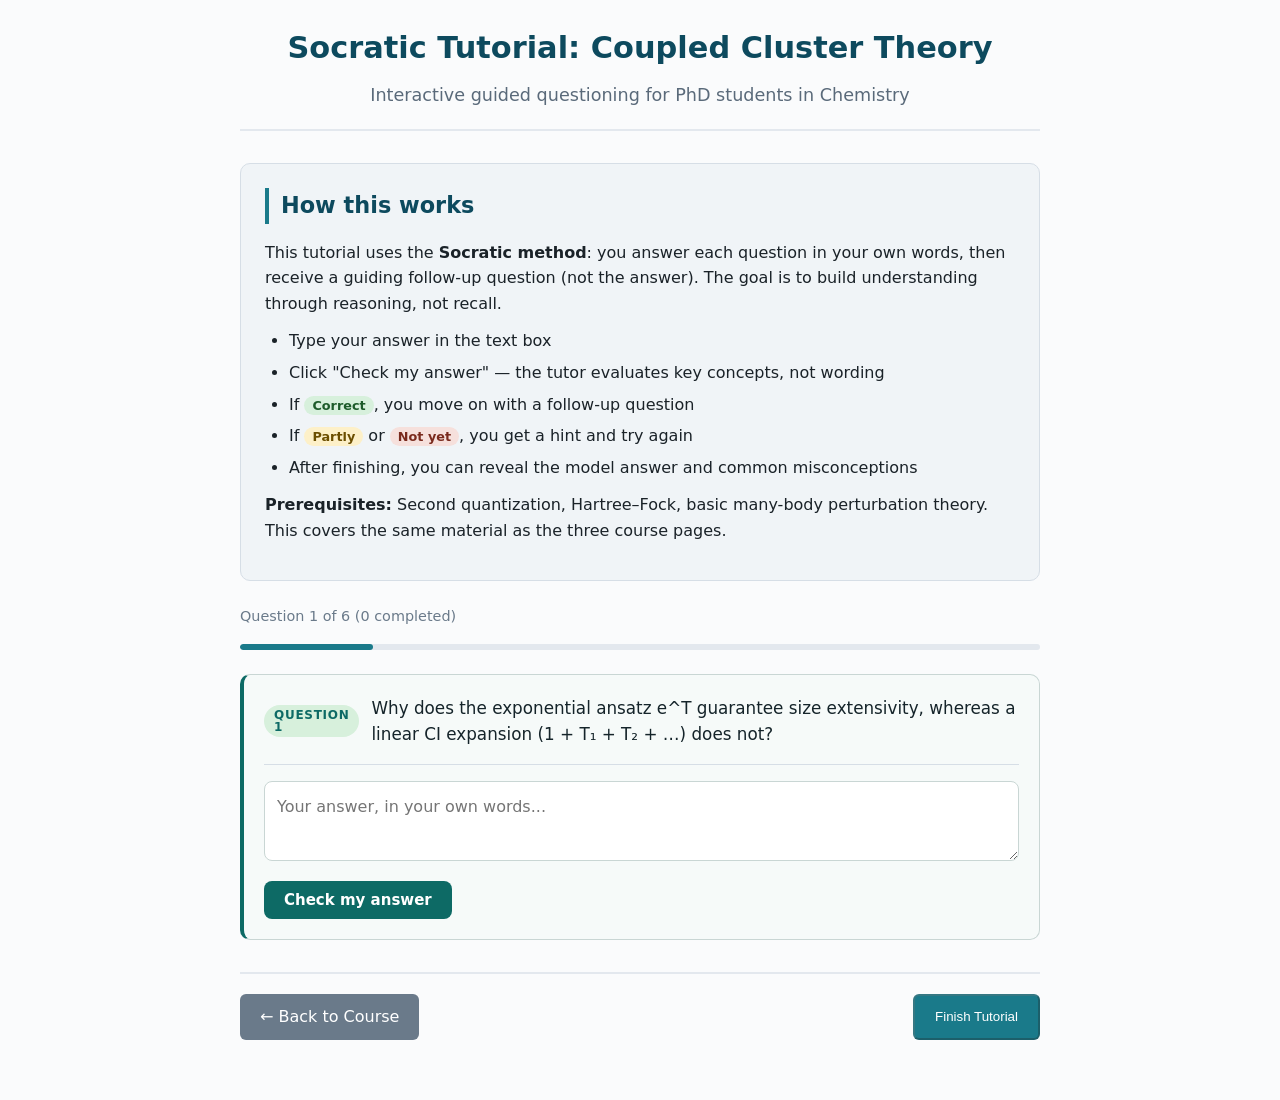
<file: tutorial.html>
<!doctype html>
<html lang="en">
<head>
<meta charset="utf-8">
<meta name="viewport" content="width=device-width, initial-scale=1">
<title>Socratic Tutorial: Coupled Cluster Theory</title>
<link rel="stylesheet" href="style.css">
<style>
  .tutorial-container { max-width: 800px; margin: 0 auto; }
  .progress-bar { height: 6px; background: #e3e8ee; border-radius: 3px; margin: 16px 0; overflow: hidden; }
  .progress-fill { height: 100%; background: #1a7a8a; border-radius: 3px; transition: width 0.3s; }
  .progress-text { font-size: 0.9rem; color: #6a7a8a; margin-bottom: 8px; }
  
  .question-card {
    border: 1px solid #c9d6d4;
    border-left: 4px solid #0d6a65;
    border-radius: 10px;
    padding: 20px;
    margin: 24px 0;
    background: #f6faf9;
    color: #15242a;
  }
  @media (prefers-color-scheme: dark) {
    .question-card { background: #152328; color: #e3ecec; border-color: #27383e; border-left-color: #62c4ba; }
  }
  
  .question-header {
    display: flex;
    align-items: center;
    gap: 12px;
    margin-bottom: 12px;
  }
  .question-badge {
    font: 700 12px/1 system-ui, sans-serif;
    letter-spacing: .06em;
    text-transform: uppercase;
    color: #0d6a65;
    background: #d7f0dc;
    padding: 4px 10px;
    border-radius: 999px;
  }
  @media (prefers-color-scheme: dark) {
    .question-badge { color: #152328; background: #62c4ba; }
  }
  .question-text { font-size: 1.05rem; line-height: 1.6; margin: 0; }
  
  .answer-area {
    margin-top: 16px;
    padding-top: 16px;
    border-top: 1px solid #d6dee6;
  }
  @media (prefers-color-scheme: dark) {
    .answer-area { border-top-color: #27383e; }
  }
  
  .answer-textarea {
    width: 100%;
    min-height: 80px;
    padding: 12px;
    border: 1px solid #c9d6d4;
    border-radius: 8px;
    font: inherit;
    background: #fff;
    color: inherit;
    resize: vertical;
    font-family: inherit;
  }
  @media (prefers-color-scheme: dark) {
    .answer-textarea { background: #0f191d; border-color: #27383e; color: #e3ecec; }
  }
  .answer-textarea:focus { outline: 3px solid #f2b705; outline-offset: 2px; }
  
  .check-btn {
    margin-top: 12px;
    padding: 10px 20px;
    background: #0d6a65;
    color: #fff;
    border: 0;
    border-radius: 8px;
    font: 600 15px system-ui, sans-serif;
    cursor: pointer;
    transition: background 0.15s;
  }
  .check-btn:hover:not(:disabled) { background: #0a504d; }
  .check-btn:disabled { opacity: 0.5; cursor: not-allowed; }
  .check-btn:focus-visible { outline: 3px solid #f2b705; outline-offset: 2px; }
  
  .feedback {
    margin-top: 16px;
    padding: 12px 16px;
    border-radius: 8px;
    display: none;
  }
  .feedback.show { display: block; animation: fadeIn 0.2s; }
  @keyframes fadeIn { from { opacity: 0; transform: translateY(-4px); } to { opacity: 1; transform: translateY(0); } }
  
  .feedback.correct { background: #d7f0dc; border: 1px solid #a8d5b0; color: #1d5b2a; }
  .feedback.partly { background: #fdf0c8; border: 1px solid #f0d890; color: #6b4e00; }
  .feedback.notyet { background: #f6e0dc; border: 1px solid #e8b8ac; color: #7a2a1d; }
  .feedback.info { background: #e8f0fe; border: 1px solid #b8d0f0; color: #1a4a7a; }
  @media (prefers-color-scheme: dark) {
    .feedback.correct { background: #17353a; border-color: #2d5a3d; color: #8fd4b8; }
    .feedback.partly { background: #3a321a; border-color: #5a4d2a; color: #d4c080; }
    .feedback.notyet { background: #3a2a2a; border-color: #5a3d3d; color: #d49890; }
    .feedback.info { background: #1a2a3a; border-color: #2a3d5a; color: #98b8e0; }
  }
  
  .feedback-verdict {
    display: inline-block;
    font: 700 12px/1 system-ui, sans-serif;
    padding: 4px 10px;
    border-radius: 999px;
    margin-right: 8px;
    vertical-align: middle;
  }
  .feedback.correct .feedback-verdict { background: #a8d5b0; color: #1d5b2a; }
  .feedback.partly .feedback-verdict { background: #f0d890; color: #6b4e00; }
  .feedback.notyet .feedback-verdict { background: #e8b8ac; color: #7a2a1d; }
  
  .model-answer {
    margin-top: 16px;
    padding: 16px;
    background: #fff;
    border: 1px solid #e3e8ee;
    border-radius: 8px;
    display: none;
  }
  @media (prefers-color-scheme: dark) {
    .model-answer { background: #0f191d; border-color: #27383e; }
  }
  .model-answer.show { display: block; }
  .model-answer h4 { margin: 0 0 8px; font-size: 0.9rem; color: #0d6a65; }
  @media (prefers-color-scheme: dark) { .model-answer h4 { color: #62c4ba; } }
  .model-answer p { margin: 8px 0; font-size: 0.95rem; line-height: 1.6; }
  .model-answer ul { margin: 8px 0; padding-left: 20px; font-size: 0.95rem; }
  .model-answer li { margin: 4px 0; }
  
  .misconceptions {
    margin-top: 12px;
    padding: 12px;
    background: #fff8e8;
    border: 1px solid #f0d890;
    border-radius: 8px;
    font-size: 0.9rem;
  }
  @media (prefers-color-scheme: dark) {
    .misconceptions { background: #2a251a; border-color: #4a4020; }
  }
  .misconceptions h4 { margin: 0 0 8px; font-size: 0.85rem; color: #6b4e00; }
  @media (prefers-color-scheme: dark) { .misconceptions h4 { color: #d4c080; } }
  .misconceptions ul { margin: 0; padding-left: 18px; }
  .misconceptions li { margin: 4px 0; color: #5a5030; }
  @media (prefers-color-scheme: dark) { .misconceptions li { color: #b8a870; } }
  
  .nav-buttons {
    display: flex;
    justify-content: space-between;
    margin-top: 32px;
    padding-top: 20px;
    border-top: 2px solid #e3e8ee;
  }
  @media (prefers-color-scheme: dark) { .nav-buttons { border-top-color: #27383e; } }
  .nav-btn {
    padding: 10px 20px;
    border-radius: 6px;
    font-weight: 500;
    text-decoration: none;
    transition: background 0.15s;
  }
  .nav-btn.primary { background: #1a7a8a; color: #fff; }
  .nav-btn.primary:hover { background: #0d5a6a; color: #fff; }
  .nav-btn.secondary { background: #6a7a8a; color: #fff; }
  .nav-btn.secondary:hover { background: #5a6a7a; color: #fff; }
  .nav-btn:focus-visible { outline: 3px solid #f2b705; outline-offset: 2px; }
  
  .intro {
    background: #f0f4f7;
    border: 1px solid #d6dee6;
    border-radius: 10px;
    padding: 24px;
    margin-bottom: 24px;
  }
  @media (prefers-color-scheme: dark) { .intro { background: #172328; border-color: #27383e; } }
  .intro h2 { margin-top: 0; color: #0d4a5e; }
  @media (prefers-color-scheme: dark) { .intro h2 { color: #62c4ba; } }
  .intro ul { margin: 12px 0; }
  .intro li { margin: 6px 0; }
  
  .completed-badge {
    display: inline-block;
    background: #1a7a8a;
    color: #fff;
    padding: 2px 8px;
    border-radius: 999px;
    font-size: 0.75rem;
    font-weight: 600;
    margin-left: 8px;
    vertical-align: middle;
  }
  
  .hint-box {
    margin-top: 12px;
    padding: 12px 16px;
    background: #e8f0fe;
    border: 1px solid #b8d0f0;
    border-radius: 8px;
    font-size: 0.95rem;
    display: none;
  }
  @media (prefers-color-scheme: dark) { .hint-box { background: #1a2a3a; border-color: #2a3d5a; } }
  .hint-box.show { display: block; }
  .hint-box summary { cursor: pointer; font-weight: 500; color: #1a4a7a; }
  @media (prefers-color-scheme: dark) { .hint-box summary { color: #98b8e0; } }
</style>
</head>
<body>
<div class="tutorial-container">
<header>
<h1>Socratic Tutorial: Coupled Cluster Theory</h1>
<p class="subtitle">Interactive guided questioning for PhD students in Chemistry</p>
</header>
<main>
<div class="intro">
<h2>How this works</h2>
<p>This tutorial uses the <strong>Socratic method</strong>: you answer each question in your own words, then receive a guiding follow-up question (not the answer). The goal is to build understanding through reasoning, not recall.</p>
<ul>
<li>Type your answer in the text box</li>
<li>Click "Check my answer" — the tutor evaluates key concepts, not wording</li>
<li>If <span style="background:#d7f0dc;color:#1d5b2a;padding:2px 8px;border-radius:999px;font-size:0.8rem;font-weight:600;">Correct</span>, you move on with a follow-up question</li>
<li>If <span style="background:#fdf0c8;color:#6b4e00;padding:2px 8px;border-radius:999px;font-size:0.8rem;font-weight:600;">Partly</span> or <span style="background:#f6e0dc;color:#7a2a1d;padding:2px 8px;border-radius:999px;font-size:0.8rem;font-weight:600;">Not yet</span>, you get a hint and try again</li>
<li>After finishing, you can reveal the model answer and common misconceptions</li>
</ul>
<p><strong>Prerequisites:</strong> Second quantization, Hartree–Fock, basic many-body perturbation theory. This covers the same material as the three course pages.</p>
</div>

<div class="progress-text" id="progressText">Question 1 of 6</div>
<div class="progress-bar"><div class="progress-fill" id="progressFill" style="width: 16.66%;"></div></div>

<!-- Questions will be injected here -->
<div id="questionsContainer"></div>

<div class="nav-buttons">
<a href="index.html" class="nav-btn secondary">← Back to Course</a>
<button class="nav-btn primary" id="nextBtn" disabled>Finish Tutorial</button>
</div>
</main>
</div>

<script>
// ============ TUTOR DATA ============
const TUTOR_DATA = {
  brief: "PhD students in Chemistry with background in second quantization, Hartree-Fock, and many-body perturbation theory. Emphasize diagrammatic reasoning, size extensivity, and practical computational implications.",
  questions: [
    {
      id: "cc-size-extensive",
      question: "Why does the exponential ansatz e^T guarantee size extensivity, whereas a linear CI expansion (1 + T₁ + T₂ + …) does not?",
      keywords: ["factoriz", "disconnect", "non-interact", "fragment", "e^T_A e^T_B", "product", "linked", "cancel", "extensivity"],
      followup: {
        correct: "Good. Now consider: if you have two non-interacting He atoms at infinite separation, the exact energy is 2×E(He). In CCSD, the T operator for the combined system is T = T_A + T_B. Why does e^T = e^{T_A}e^{T_B} guarantee the energy adds up, but (1+T_A+T_B+...) does not?",
        partly: "You're on the right track. Think about what happens when you multiply (1+T_A)(1+T_B). What terms appear that shouldn't be there for size extensivity?",
        notyet: "Hint: For two non-interacting systems A and B, the exact wavefunction is a product: |Ψ_AB⟩ = |Ψ_A⟩⊗|Ψ_B⟩. The exponential e^{T_A+T_B} = e^{T_A}e^{T_B} naturally factorizes. What does a truncated linear expansion miss?"
      },
      modelAnswer: "Size extensivity means the energy scales linearly with system size for non-interacting fragments. The exponential e^T = 1 + T + ½T² + … generates all powers of T. For two non-interacting systems A and B, T = T_A + T_B, and e^T = e^{T_A} e^{T_B}. The energy E = ⟨Φ₀|e^{-T}He^T|Φ₀⟩ then factorizes as E_A + E_B because linked diagrams from A and B cannot connect (H is two-body, T_A acts only on A, T_B only on B). In contrast, a linear CI expansion truncates at some excitation level. For two fragments, the product of determinants includes excitations on both fragments simultaneously (e.g., T_A² T_B²), which are missing from a truncated linear expansion, breaking extensivity.",
      misconceptions: [
        "Confusing size extensivity with size consistency (they coincide for non-interacting fragments but differ for interacting systems).",
        "Thinking that including all excitations up to N in CI fixes extensivity (FCI is extensive, but truncated CI is not).",
        "Believing the exponential is just a reparameterization; the key is that it generates disconnected cluster products that cancel in the energy."
      ]
    },
    {
      id: "bch-termination",
      question: "The BCH expansion of e^{-T} H e^T terminates at four commutators. What property of H and T makes this happen, and why would it fail if H contained three-body operators?",
      keywords: ["particle rank", "body", "commutator", "vacuum", "expectation", "normal-order", "wick", "four", "terminat", "three-body"],
      followup: {
        correct: "Exactly. Each commutator with T raises the particle rank by at most 1. Starting from a 2-body H, after 4 commutators you reach 6-body operators whose vacuum expectation vanishes. Now: if H had 3-body terms, how many commutators before termination?",
        partly: "Close. The key is the particle rank (number of creation/annihilation operators). H is 2-body. T₁ is 1-hole-1-particle (rank 1). Each commutator increases rank by 1. How many commutators until the operator has >4 creation and >4 annihilation operators?",
        notyet: "Hint: The BCH series is H + [H,T] + ½[[H,T],T] + … Each commutator with T adds at most one creation and one annihilation operator. The vacuum expectation ⟨Φ₀|O|Φ₀⟩ is zero unless O has equal numbers of creation/annihilation operators that can be fully contracted. H starts as 2-body (2 creators, 2 annihilators). How many commutators until it's 6-body?"
      },
      modelAnswer: "The BCH series is e^{-T}He^T = H + [H,T] + ½[[H,T],T] + … Each commutator with T increases the particle rank by at most 1 (T is a sum of excitation operators, each raising particle rank). The electronic Hamiltonian H contains only one- and two-body operators. Starting from a two-body H, after one commutator: up to three-body; after two: up to four-body; after three: up to five-body; after four: up to six-body. But the vacuum expectation ⟨Φ₀|…|Φ₀⟩ is zero for any operator with particle rank > 4 (since it cannot be fully contracted with the reference). So terms beyond four commutators give zero when sandwiched. If H contained three-body operators, the chain would be: 3-body → 4 → 5 → 6 → 7-body after four commutators, and a fifth commutator would produce 8-body operators that can still have non-zero vacuum expectation (via 4 pairs of contractions), so the series would not terminate at four.",
      misconceptions: [
        "Thinking the termination is due to T being nilpotent (T^k = 0 for k > N_electrons). While true, the BCH termination at four commutators is a stronger statement that holds even in the thermodynamic limit.",
        "Confusing the number of commutators (4) with the maximum excitation level in CCSDTQ (4). They are related but distinct.",
        "Not recognizing that normal-ordering and Wick's theorem are what make the vacuum expectation of >4-body operators vanish."
      ]
    },
    {
      id: "ccsd-intermediates",
      question: "In CCSD, the dressed two-body operator W̃ contains terms like ∑_e t_e^r ⟨pq||es⟩. Why does this term involve a single excitation amplitude t_e^r rather than a double excitation? Draw the diagram.",
      keywords: ["commutator", "[H,T1]", "rank", "one-body", "two-body", "diagram", "vertex", "hole", "particle", "insertion"],
      followup: {
        correct: "Right — it comes from [V, T₁] where V is the two-body part of H. The commutator contracts one index of V with one index of T₁, leaving a two-body operator. Now: what operator rank does [V, T₂] produce, and where does it appear in Ĥ̄?",
        partly: "You have the right idea about operator ranks. V is 2-body, T₁ is 1-hole-1-particle. Their commutator gives a 2-body operator (net). What about [V, T₂]? T₂ is 2-hole-2-particle.",
        notyet: "Hint: Think diagrammatically. V has two incoming and two outgoing lines. T₁ has one incoming (hole) and one outgoing (particle). When you connect one line of V to T₁, how many external lines remain? What rank is the resulting operator?"
      },
      modelAnswer: "This term comes from the commutator [H, T₁] in the BCH expansion. The Hamiltonian H has a two-body part V = ¼∑⟨pq||rs⟩a†a†aa. The single excitation operator is T₁ = ∑t_i^a a†_a a_i. The commutator [V, T₁] contracts one index of V with one index of T₁, leaving a two-body operator (three creation/annihilation operators after normal-ordering). Diagrammatically: a two-electron integral line (two incoming, two outgoing) with one outgoing line connected to a T₁ vertex (one incoming hole, one outgoing particle). The remaining three external lines form the dressed two-body operator. This is a 'one-particle–one-hole' insertion into the interaction line. Double excitations T₂ would give [V, T₂] which is a three-body operator (contributes to dressed three-body part, not W̃).",
      misconceptions: [
        "Thinking T₁ appears in W̃ because singles are 'more important'—it's purely about operator rank.",
        "Confusing this with the T₂ amplitude equation where ⟨ab||ij⟩ is the driving term; that comes from ⟨Φ_ij^ab|H|Φ₀⟩, not from dressing.",
        "Not drawing the diagram: the key is seeing one vertex of type T₁ (1 hole, 1 particle) attached to one vertex of type V (2 holes, 2 particles)."
      ]
    },
    {
      id: "ccsd-t-denominator",
      question: "The CCSD(T) energy denominator is ε_i + ε_j + ε_k − ε_a − ε_b − ε_c. What physical assumption justifies this diagonal denominator, and when might it break down (causing the famous 'non-iterative triples' failure)?",
      keywords: ["perturbation", "first-order", "Fock", "zeroth-order", "gap", "degeneracy", "near-degeneracy", "multi-reference", "intruder", "breakdown"],
      followup: {
        correct: "Perfect. The denominator comes from Rayleigh–Schrödinger perturbation theory with the Fock operator as the zeroth-order Hamiltonian. The assumption is weak coupling of triples to the reference. When does this fail? Think about bond dissociation, transition metals, or systems with small HOMO-LUMO gaps.",
        partly: "You're thinking along the right lines. The denominator is the unperturbed energy difference between the triples excitation and the reference. What determines the unperturbed energies? The Fock operator. When is the Fock operator a poor zeroth-order Hamiltonian?",
        notyet: "Hint: In perturbation theory, the first-order amplitude is the matrix element divided by the energy difference (E₀ - E_n). Here the 'unperturbed' Hamiltonian is the Fock operator F. The energy of |Φ_ijk^abc⟩ under F is E₀ + ε_a + ε_b + ε_c - ε_i - ε_j - ε_k. What assumption about the reference makes this valid?"
      },
      modelAnswer: "The denominator comes from first-order perturbation theory: the triples amplitude t_ijk^abc is approximated as the connected matrix element ⟨Φ_ijk^abc|H̄|Φ₀⟩_C divided by the unperturbed energy difference. The unperturbed Hamiltonian is the Fock operator F, so the energy of |Φ_ijk^abc⟩ is E₀ + ε_a + ε_b + ε_c − ε_i − ε_j − ε_k. The assumption is that the reference determinant |Φ₀⟩ is a good zeroth-order state and the triples are weakly coupled to it. This breaks down when: (1) the HOMO-LUMO gap is small or negative (near-degeneracy, bond breaking, transition metals), making the denominator small or zero; (2) there is strong multi-reference character where the HF reference is qualitatively wrong; (3) the triples are strongly coupled to other triples (intruder states). In these cases, the perturbative estimate is unreliable and full CCSDT or multi-reference methods are needed.",
      misconceptions: [
        "Thinking the denominator is 'just' orbital energy differences—it's specifically the diagonal of the Fock operator in the HF basis.",
        "Believing CCSD(T) always improves over CCSD; it can be worse when the denominator is small (the 'non-iterative triples' catastrophe).",
        "Not knowing that the (T) correction is not variational and can give energies below the exact energy."
      ]
    },
    {
      id: "factorization-order",
      question: "In the factorized contraction ∑_me ⟨mb||ej⟩ t_im^ae, contracting e first gives an intermediate tmp_mbj(i,a). What determines the optimal contraction order, and how does it change if the integral tensor has permutational symmetry (e.g., ⟨mb||ej⟩ = −⟨bm||ej⟩)?",
      keywords: ["flop", "cost", "intermediate", "memory", "dimension", "symmetry", "packed", "triangular", "opt_einsum", "contraction engine"],
      followup: {
        correct: "Good. The optimal order minimizes the largest intermediate dimension (or total FLOPs). Contracting the virtual index e first gives O(o²v³) vs O(o³v³) for m-first. With symmetry ⟨mb||ej⟩ = −⟨bm||ej⟩, the integral can be stored for m<b only. How does this change the effective dimension of the m index?",
        partly: "You're right about minimizing FLOPs/intermediate size. Contracting e first: intermediate has indices m,b,j plus free i,a = 5 indices but one is summed (e), so 4 active. Contracting m first: intermediate has e,b,j,i,a = 5 active. The symmetry reduces the m dimension by ~2x (triangular packing). Does this make m-first competitive?",
        notyet: "Hint: Count the indices in the intermediate. W has 4 indices (m,b,e,j), T has 4 (i,m,a,e), shared index is e or m. Contracting e: sum over v, result has m,b,j,i,a → 5 indices but one is the loop index. Contracting m: sum over o, result has e,b,j,i,a. Since o ≈ v ≈ N/2, which gives the smaller intermediate? What if symmetry cuts the m dimension in half?"
      },
      modelAnswer: "The optimal contraction order minimizes the total FLOP count (or equivalently, the size of the largest intermediate). For ∑_me W_mbej T_imae, contracting e first: cost = o²v³ (W has 4 indices, T has 4, shared index e; intermediate has 3 indices m,b,j plus free i,a). Contracting m first: cost = o³v³ (intermediate e,b,j,i,a — 5 indices). So e-first is better. With permutational symmetry ⟨mb||ej⟩ = −⟨bm||ej⟩, the integral tensor can be stored in a packed triangular form (m<b). This changes the index ranges and can make m-first more competitive if it allows using the symmetry to reduce the effective dimension of the intermediate. Also, symmetry can enable factorizations like W_mbej = -W_bmej, allowing reuse of intermediates. Modern tensor contraction engines (opt_einsum, TCE) search over all orders with symmetry-aware cost models.",
      misconceptions: [
        "Thinking the optimal order is always 'contract the index with the smallest dimension first'—it depends on the full index structure.",
        "Ignoring that symmetry can reduce the effective rank of tensors, changing the cost model.",
        "Not considering that intermediate storage (memory) may be the real bottleneck, not FLOPs."
      ]
    },
    {
      id: "diis-residual",
      question: "DIIS builds a linear combination of previous residual vectors to minimize the norm of the extrapolated residual. Why does minimizing the residual norm not guarantee minimizing the error in the amplitudes? When might DIIS converge to a saddle point instead of the physical solution?",
      keywords: ["Jacobian", "condition", "ill-conditioned", "eigenvalue", "error", "residual", "saddle", "fixed point", "basin", "damping", "level shift"],
      followup: {
        correct: "Exactly. The residual r ≈ J·e where J is the Jacobian. Minimizing ||r|| minimizes ||J e||, not ||e||. If J has small eigenvalues (ill-conditioned), a tiny residual can hide large error in those directions. When might the iteration map have multiple fixed points?",
        partly: "Good intuition. The residual and error are related by the Jacobian: r = f(t) - t ≈ J (t_exact - t). If J is ill-conditioned, ||r|| can be small while ||e|| is large. What causes multiple fixed points in the CC equations?",
        notyet: "Hint: The residual is r = RHS(t) - D·t (or f(t) - t). The error is e = t_exact - t. They're related by the Jacobian J = ∂r/∂t. Minimizing ||r|| is minimizing ||J e||. When does ||J e|| ≪ ||e||? And: the CC equations are nonlinear — they can have multiple solutions. When does this happen?"
      },
      modelAnswer: "The residual r = f(t) − t (or RHS − D·t). DIIS minimizes ||∑ c_i r_i|| subject to ∑ c_i = 1. This minimizes the residual in the subspace spanned by past residuals. The error e = t_exact − t is related to the residual by the Jacobian J: r ≈ J e. Minimizing ||r|| minimizes ||J e||, not ||e||. If J is ill-conditioned (large condition number), a small residual can correspond to a large error in directions where J has small eigenvalues. DIIS can converge to a saddle point if the iteration map has multiple fixed points and the residual norm is smaller at a saddle point than at the physical solution in the explored subspace. This happens when: (1) the initial guess is poor and the iteration enters the basin of attraction of an unphysical solution; (2) the system has near-degeneracy and the CC equations have multiple solutions (e.g., symmetry-broken UHF references). Level shifting or damping helps avoid this.",
      misconceptions: [
        "Thinking DIIS minimizes the energy—it minimizes the residual norm, which is a proxy.",
        "Believing that if DIIS converges, it must be to the physical solution.",
        "Not knowing that the residual norm can decrease while the error increases (if J is ill-conditioned)."
      ]
    }
  ]
};

// ============ TUTOR STATE ============
let currentQuestion = 0;
let questionStates = []; // { answered: bool, verdict: string, showAnswer: bool }
let userAnswers = [];

// ============ INIT ============
function init() {
  const container = document.getElementById('questionsContainer');
  TUTOR_DATA.questions.forEach((q, idx) => {
    questionStates.push({ answered: false, verdict: null, showAnswer: false });
    userAnswers.push('');
    const card = document.createElement('div');
    card.className = 'question-card';
    card.id = `q-${idx}`;
    card.style.display = idx === 0 ? 'block' : 'none';
    card.innerHTML = `
      <div class="question-header">
        <span class="question-badge">Question ${idx + 1}</span>
        <p class="question-text">${q.question}</p>
      </div>
      <div class="answer-area">
        <textarea class="answer-textarea" id="answer-${idx}" placeholder="Your answer, in your own words..." aria-label="Your answer"></textarea>
        <button class="check-btn" id="check-${idx}" onclick="checkAnswer(${idx})">Check my answer</button>
        <div class="hint-box" id="hint-${idx}"><summary>💡 Show hint</summary><div id="hintText-${idx}"></div></div>
        <div class="feedback" id="feedback-${idx}"></div>
        <div class="model-answer" id="model-${idx}">
          <h4>Model answer</h4>
          <div id="modelText-${idx}"></div>
          <div class="misconceptions">
            <h4>Common misconceptions</h4>
            <ul id="misconceptions-${idx}"></ul>
          </div>
        </div>
      </div>
    `;
    container.appendChild(card);
    
    // Add enter key handler (Ctrl+Enter)
    const textarea = card.querySelector('.answer-textarea');
    textarea.addEventListener('keydown', (e) => {
      if ((e.metaKey || e.ctrlKey) && e.key === 'Enter') {
        e.preventDefault();
        checkAnswer(idx);
      }
    });
  });
  updateProgress();
}

function updateProgress() {
  const answered = questionStates.filter(s => s.answered).length;
  const total = TUTOR_DATA.questions.length;
  document.getElementById('progressText').textContent = `Question ${currentQuestion + 1} of ${total} (${answered} completed)`;
  document.getElementById('progressFill').style.width = `${((currentQuestion + 1) / total) * 100}%`;
  
  const nextBtn = document.getElementById('nextBtn');
  if (currentQuestion === total - 1 && questionStates[currentQuestion].answered) {
    nextBtn.textContent = 'Finish Tutorial';
    nextBtn.disabled = false;
    nextBtn.onclick = finishTutorial;
  } else if (questionStates[currentQuestion].answered) {
    nextBtn.textContent = 'Next Question →';
    nextBtn.disabled = false;
    nextBtn.onclick = nextQuestion;
  } else {
    nextBtn.disabled = true;
  }
}

function checkAnswer(idx) {
  const q = TUTOR_DATA.questions[idx];
  const textarea = document.getElementById(`answer-${idx}`);
  const answer = textarea.value.trim();
  
  if (!answer) {
    alert('Please write an answer first.');
    return;
  }
  
  userAnswers[idx] = answer;
  const verdict = evaluateAnswer(answer, q.keywords);
  questionStates[idx] = { answered: true, verdict, showAnswer: false };
  
  // Show feedback
  const feedback = document.getElementById(`feedback-${idx}`);
  const followup = q.followup[verdict];
  const verdictLabel = { correct: 'Correct', partly: 'Partly', notyet: 'Not yet' }[verdict];
  feedback.className = `feedback ${verdict} show`;
  feedback.innerHTML = `<span class="feedback-verdict">${verdictLabel}</span>${followup}`;
  
  // Disable input
  textarea.disabled = true;
  document.getElementById(`check-${idx}`).disabled = true;
  
  // Show hint box for partly/notyet
  if (verdict !== 'correct') {
    document.getElementById(`hint-${idx}`).classList.add('show');
    document.getElementById(`hintText-${idx}`).textContent = followup;
  }
  
  updateProgress();
}

function evaluateAnswer(answer, keywords) {
  const lower = answer.toLowerCase();
  let matches = 0;
  keywords.forEach(kw => {
    if (lower.includes(kw.toLowerCase())) matches++;
  });
  // Require at least 2 keyword matches for "correct", 1 for "partly"
  if (matches >= 2) return 'correct';
  if (matches >= 1) return 'partly';
  return 'notyet';
}

function nextQuestion() {
  document.getElementById(`q-${currentQuestion}`).style.display = 'none';
  currentQuestion++;
  document.getElementById(`q-${currentQuestion}`).style.display = 'block';
  updateProgress();
  window.scrollTo({ top: 0, behavior: 'smooth' });
}

function finishTutorial() {
  // Show all model answers
  TUTOR_DATA.questions.forEach((q, idx) => {
    questionStates[idx].showAnswer = true;
    document.getElementById(`modelText-${idx}`).innerHTML = q.modelAnswer.replace(/\n/g, '<br>');
    const miscList = document.getElementById(`misconceptions-${idx}`);
    q.misconceptions.forEach(m => {
      const li = document.createElement('li');
      li.textContent = m;
      miscList.appendChild(li);
    });
    document.getElementById(`model-${idx}`).classList.add('show');
    
    // Add completed badge to question badge
    const badge = document.querySelector(`#q-${idx} .question-badge`);
    badge.insertAdjacentHTML('afterend', '<span class="completed-badge">Done</span>');
  });
  
  document.getElementById('progressText').textContent = 'Tutorial complete! Review the model answers below.';
  document.getElementById('progressFill').style.width = '100%';
  document.getElementById('nextBtn').style.display = 'none';
  
  // Scroll to first unanswered or top
  window.scrollTo({ top: 0, behavior: 'smooth' });
}

// Start
document.addEventListener('DOMContentLoaded', init);
</script>
</body>
</html>
</file>
<file: style.css>
/* Shared styles for the Coupled Cluster course */

* { box-sizing: border-box; }

body {
  font: 16px/1.6 system-ui, -apple-system, Segoe UI, Roboto, sans-serif;
  max-width: 900px;
  margin: 0 auto;
  padding: 24px 16px 60px;
  color: #1a2228;
  background: #fafbfc;
}

header {
  text-align: center;
  margin-bottom: 32px;
  padding-bottom: 20px;
  border-bottom: 2px solid #e3e8ee;
}

header h1 {
  font-size: 1.9rem;
  font-weight: 700;
  color: #0d4a5e;
  margin: 0 0 8px;
}

header .subtitle {
  font-size: 1.1rem;
  color: #5a6a7a;
  margin: 0;
}

main section {
  margin: 32px 0;
}

main h2 {
  font-size: 1.4rem;
  font-weight: 600;
  color: #0d4a5e;
  border-left: 4px solid #1a7a8a;
  padding-left: 12px;
  margin: 32px 0 16px;
}

p {
  margin: 12px 0;
}

ul {
  margin: 12px 0;
  padding-left: 24px;
}

li {
  margin: 6px 0;
}

a {
  color: #1a7a8a;
  text-decoration: none;
}

a:hover {
  text-decoration: underline;
}

.breadcrumb {
  font-size: 0.9rem;
  color: #6a7a8a;
  margin-bottom: 24px;
  padding-bottom: 12px;
  border-bottom: 1px solid #e3e8ee;
}

.equation {
  background: #f0f4f7;
  border: 1px solid #d6dee6;
  border-radius: 8px;
  padding: 16px;
  margin: 16px 0;
  overflow-x: auto;
  font-family: 'SF Mono', 'Fira Code', Consolas, monospace;
  font-size: 0.95rem;
  line-height: 1.5;
}

pre {
  background: #1e2a33;
  color: #d6dee6;
  border-radius: 8px;
  padding: 16px;
  overflow-x: auto;
  font-family: 'SF Mono', 'Fira Code', Consolas, monospace;
  font-size: 0.9rem;
  line-height: 1.5;
}

pre code {
  background: none;
  color: inherit;
  padding: 0;
}

code {
  background: #eef2f5;
  padding: 2px 6px;
  border-radius: 4px;
  font-family: 'SF Mono', 'Fira Code', Consolas, monospace;
  font-size: 0.9em;
}

table {
  width: 100%;
  border-collapse: collapse;
  margin: 20px 0;
  font-size: 0.95rem;
}

th, td {
  border: 1px solid #d6dee6;
  padding: 10px 12px;
  text-align: left;
}

th {
  background: #f0f4f7;
  font-weight: 600;
  color: #0d4a5e;
}

tr:nth-child(even) td {
  background: #fafbfc;
}

.pagination {
  display: flex;
  justify-content: space-between;
  margin-top: 40px;
  padding-top: 20px;
  border-top: 2px solid #e3e8ee;
}

.pagination a {
  display: inline-block;
  padding: 10px 20px;
  background: #1a7a8a;
  color: #fff;
  border-radius: 6px;
  font-weight: 500;
  text-decoration: none;
  transition: background 0.15s;
}

.pagination a:hover {
  background: #0d5a6a;
  text-decoration: none;
}

.pagination a.prev {
  background: #6a7a8a;
}

.pagination a.prev:hover {
  background: #5a6a7a;
}

/* Responsive */
@media (max-width: 600px) {
  body { padding: 16px 12px 40px; }
  header h1 { font-size: 1.5rem; }
  main h2 { font-size: 1.2rem; }
  .equation, pre { font-size: 0.85rem; }
  .pagination { flex-direction: column; gap: 12px; }
  .pagination a { text-align: center; }
}

/* Dark mode */
@media (prefers-color-scheme: dark) {
  body { color: #e3ecec; background: #141d22; }
  header { border-bottom-color: #27383e; }
  header h1 { color: #62c4ba; }
  header .subtitle { color: #94a7ac; }
  main h2 { color: #62c4ba; border-left-color: #62c4ba; }
  a { color: #8fd4d0; }
  .breadcrumb { color: #94a7ac; border-bottom-color: #27383e; }
  .equation { background: #0f191d; border-color: #27383e; color: #e3ecec; }
  pre { background: #0a1216; }
  code { background: #1a2a30; color: #b8d8d4; }
  th { background: #1a2a30; color: #62c4ba; }
  tr:nth-child(even) td { background: #172328; }
  td, th { border-color: #27383e; }
  .pagination { border-top-color: #27383e; }
  .pagination a.prev { background: #4a5a6a; }
  .pagination a.prev:hover { background: #3a4a5a; }
}
</file>
